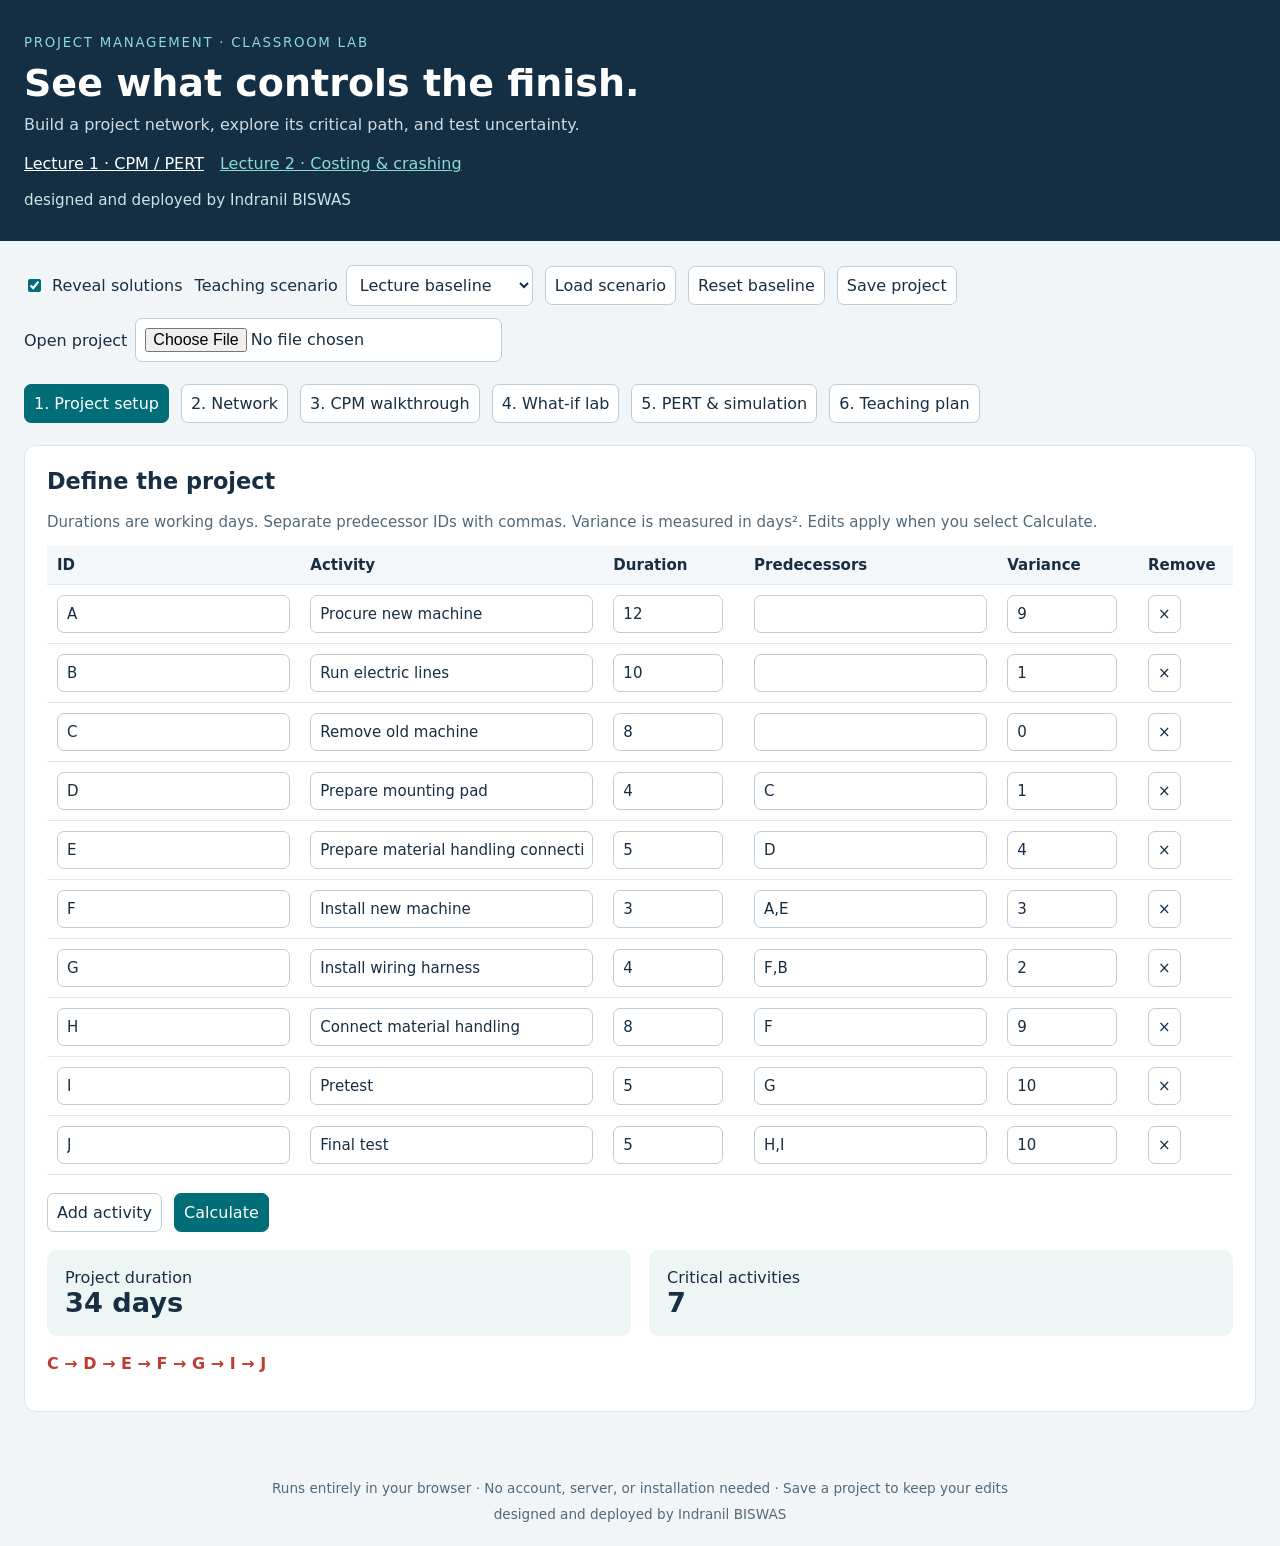
<file: docs/index.html>
<!doctype html>
<html lang="en"><head><meta charset="utf-8"><meta name="viewport" content="width=device-width,initial-scale=1"><title>CPM / PERT Classroom Lab</title>
<style>
:root{font-family:system-ui,sans-serif;color:#172e43;background:#f1f5f8;--accent:#006d77;--critical:#be3d32}*{box-sizing:border-box}body{margin:0}header{background:#142e43;color:white;padding:32px max(24px,calc((100vw - 1250px)/2))}header small{color:#8adbd5;letter-spacing:.13em}h1{font-size:clamp(25px,4vw,38px);margin:10px 0}header p{color:#ccdbe6;margin:0}main{max-width:1300px;margin:auto;padding:24px}nav,.controls{display:flex;gap:12px;flex-wrap:wrap;align-items:center}nav{margin:22px 0}button,select,input{font:inherit;border:1px solid #bdccd7;border-radius:7px;padding:9px;background:white;color:inherit}button{cursor:pointer}button:hover{background:#e1efee}button.primary,nav button[aria-pressed=true]{background:var(--accent);color:white;border-color:var(--accent)}button:disabled{opacity:.5;cursor:wait}label{display:inline-flex;align-items:center;gap:8px}input[type=number]{width:110px}input[type=checkbox]{accent-color:var(--accent)}.card{background:white;border:1px solid #dce5ec;border-radius:12px;padding:22px;margin-bottom:20px}.muted{color:#52697a;font-size:.94rem}.scroll{overflow:auto}table{border-collapse:collapse;width:100%;font-size:.94rem}th,td{padding:10px;border-bottom:1px solid #e2e9ee;text-align:left;white-space:nowrap}th{background:#f4f7f9}td input{width:100%;min-width:80px}td input.name{min-width:260px}.metrics{display:flex;gap:18px;flex-wrap:wrap;margin:18px 0}.metric{background:#edf6f5;padding:18px;border-radius:10px;flex:1;min-width:150px}.metric strong{display:block;font-size:1.7rem}.critical{color:var(--critical);font-weight:650}.notice{padding:14px;background:#edf6f5;border-radius:8px;margin:12px 0}.error{background:#ffebe8;color:#992619}h2{font-size:1.4rem;margin-top:0}h3{font-size:1.1rem}svg{max-width:none}details{border-bottom:1px solid #dce5ec;padding:12px 0}summary{cursor:pointer}footer{padding:24px;text-align:center;color:#52697a;font-size:.85rem}[hidden]{display:none!important}.bar{height:14px;background:var(--accent);border-radius:3px}.hist{display:flex;height:180px;gap:3px;align-items:end;border-bottom:1px solid #aaa}.hist div{background:#007b83;flex:1;min-height:1px}.two{display:grid;grid-template-columns:1fr 1fr;gap:20px}@media(max-width:750px){.two{grid-template-columns:1fr}main{padding:12px}.card{padding:15px}}:focus-visible{outline:3px solid #dd9900;outline-offset:2px}
</style></head><body>
<header><small>PROJECT MANAGEMENT · CLASSROOM LAB</small><h1>See what controls the finish.</h1><p>Build a project network, explore its critical path, and test uncertainty.</p><div class="module-nav" style="display:flex;gap:16px;flex-wrap:wrap;margin-top:20px"><a href="index.html" aria-current="page" style="color:white">Lecture 1 · CPM / PERT</a><a href="lecture2.html" style="color:#8adbd5">Lecture 2 · Costing &amp; crashing</a></div><p class="site-credit" style="margin-top:18px;color:#c5e9e7;font-size:0.95rem">designed and deployed by Indranil BISWAS</p></header>
<main><div class="controls"><label><input type="checkbox" id="reveal" checked> Reveal solutions</label><label>Teaching scenario <select id="scenario"><option value="">Lecture baseline</option><option value="E,7">Delay E: 5 → 7</option><option value="H,10">Extend H: 8 → 10</option><option value="A,18">Extend A: 12 → 18</option><option value="E,3">Shorten E: 5 → 3</option></select></label><button id="load">Load scenario</button><button id="reset">Reset baseline</button><button id="export">Save project</button><label>Open project <input type="file" id="import" accept=".json,application/json"></label></div>
<nav aria-label="Lab sections"><button data-tab="setup" aria-pressed="true">1. Project setup</button><button data-tab="network" aria-pressed="false">2. Network</button><button data-tab="cpm" aria-pressed="false">3. CPM walkthrough</button><button data-tab="whatif" aria-pressed="false">4. What-if lab</button><button data-tab="pert" aria-pressed="false">5. PERT & simulation</button><button data-tab="teach" aria-pressed="false">6. Teaching plan</button></nav>
<div id="error" role="alert" class="notice error" hidden></div>
<section id="setup" class="card"><h2>Define the project</h2><p class="muted">Durations are working days. Separate predecessor IDs with commas. Variance is measured in days². Edits apply when you select Calculate.</p><div class="scroll"><table><thead><tr><th>ID</th><th>Activity</th><th>Duration</th><th>Predecessors</th><th>Variance</th><th>Remove</th></tr></thead><tbody id="editor"></tbody></table></div><div class="controls" style="margin-top:18px"><button id="add">Add activity</button><button id="calculate" class="primary">Calculate</button></div><div id="summary"></div></section>
<section id="network" class="card" hidden><h2>Activity-on-Node network</h2><p class="muted">Arrows show finish-to-start dependencies. When solutions are revealed, red nodes and arrows identify the critical network.</p><div id="networkPlot" class="scroll"></div></section>
<section id="cpm" class="card" hidden><h2>Forward pass → backward pass → slack</h2><div id="cpmOutput"></div></section>
<section id="whatif" class="card" hidden><h2>Change one duration</h2><p class="muted">Compare with the last calculated project. The trial does not change your project table.</p><div class="controls"><label>Activity <select id="trialId"></select></label><label>Duration <input id="trialDuration" type="number" min="0" step="0.5"></label><button id="trialRun" class="primary">Compare</button></div><div id="trialOutput"></div></section>
<section id="pert" class="card" hidden><h2>Fixed-path PERT and Monte Carlo</h2><p class="muted">The approximation assumes independent activity durations and one fixed critical path. Simulation allows the controlling path to change.</p><div class="controls"><label>Target day <input id="target" type="number" value="43" min="0" step="1"></label><label>Iterations <select id="iterations"><option>500</option><option>1000</option><option selected>3000</option><option>10000</option></select></label><label>Seed <input id="seed" type="number" value="42" min="0" max="4294967295" step="1"></label><button id="simulate" class="primary">Run Monte Carlo</button></div><div id="pertOutput"></div><p class="muted">Simulation draws independent Normal durations with the entered means and variances, then floors each draw at 0.1 day. This is a teaching assumption; flooring changes the distribution's moments.</p><div id="simOutput" aria-live="polite"></div></section>
<section id="teach" class="card" hidden><h2>A 60-minute classroom sequence</h2><ol><li><b>Predict · 0–10 min.</b> Turn off Reveal solutions. Draw the network and predict its critical path.</li><li><b>Build the logic · 10–20 min.</b> Discuss parallel activities and why merge points wait for every predecessor.</li><li><b>Reveal · 20–35 min.</b> Calculate early and late dates, then interpret slack.</li><li><b>Challenge · 35–50 min.</b> Try E = 7, H = 10, A = 18, and E = 3. Predict each result first.</li><li><b>Explore risk · 50–60 min.</b> Compare fixed-path PERT with simulated completion and criticality frequencies.</li></ol><h3>Discussion questions</h3><p>Why is A not critical when F requires it? How much delay can H absorb? When does shortening one activity stop helping? Why might the mean simulated completion exceed the fixed-path mean?</p><div id="answerKey"></div></section>
</main><footer>Runs entirely in your browser · No account, server, or installation needed · Save a project to keep your edits<br><span style="display:inline-block;margin-top:10px">designed and deployed by Indranil BISWAS</span></footer>
<script>
'use strict';
const BASE=[['A','Procure new machine',12,'',9],['B','Run electric lines',10,'',1],['C','Remove old machine',8,'',0],['D','Prepare mounting pad',4,'C',1],['E','Prepare material handling connections',5,'D',4],['F','Install new machine',3,'A,E',3],['G','Install wiring harness',4,'F,B',2],['H','Connect material handling',8,'F',9],['I','Pretest',5,'G',10],['J','Final test',5,'H,I',10]];
const baseline=()=>BASE.map(([id,name,d,p,v])=>({id,name,d,p,v}));
const esc=s=>String(s).replace(/[&<>"']/g,c=>({'&':'&amp;','<':'&lt;','>':'&gt;','"':'&quot;',"'":'&#39;'}[c]));
const fmt=n=>Number(n.toFixed(2)).toString();
function cpm(input){
 if(!Array.isArray(input)||!input.length||input.length>100)throw Error('Enter between 1 and 100 activities.');
 const rows=input.map(t=>{if(!t||typeof t!=='object')throw Error('Invalid activity.');return {...t,id:String(t.id??'').trim().toUpperCase(),name:String(t.name??''),d:t.d===''?NaN:Number(t.d),v:t.v===''?0:Number(t.v),pred:[...new Set(String(t.p??'').split(',').map(s=>s.trim().toUpperCase()).filter(Boolean))],succ:[]};});
 const map=new Map();for(const t of rows){if(!/^[A-Z0-9_-]+$/.test(t.id))throw Error('IDs must contain letters, numbers, underscores or hyphens.');if(map.has(t.id))throw Error('Duplicate ID: '+t.id);if(!Number.isFinite(t.d)||t.d<0||!Number.isFinite(t.v)||t.v<0)throw Error('Duration and variance must be finite, nonnegative numbers: '+t.id);map.set(t.id,t);}
 for(const t of rows)for(const p of t.pred){if(!map.has(p))throw Error('Unknown predecessor '+p+' for '+t.id);map.get(p).succ.push(t.id);}
 const degree=new Map(rows.map(t=>[t.id,t.pred.length])),queue=rows.filter(t=>!t.pred.length).map(t=>t.id),order=[];
 while(queue.length){const id=queue.shift(),t=map.get(id);order.push(t);for(const s of t.succ){degree.set(s,degree.get(s)-1);if(!degree.get(s))queue.push(s);}}
 if(order.length!==rows.length)throw Error('Dependencies contain a cycle. Remove the loop and calculate again.');
 for(const t of order){t.es=Math.max(0,...t.pred.map(p=>map.get(p).ef));t.ef=t.es+t.d;t.level=Math.max(0,...t.pred.map(p=>map.get(p).level+1));}
 const duration=Math.max(...rows.map(t=>t.ef));
 for(const t of [...order].reverse()){t.lf=t.succ.length?Math.min(...t.succ.map(s=>map.get(s).ls)):duration;t.ls=t.lf-t.d;t.slack=t.ls-t.es;t.critical=Math.abs(t.slack)<1e-8;}
 const paths=[];let truncated=false;
 function walk(t,path){if(paths.length>=100){truncated=true;return;}const next=t.succ.map(s=>map.get(s)).filter(s=>s.critical&&Math.abs(t.ef-s.es)<1e-8);if(!next.length&&Math.abs(t.ef-duration)<1e-8)paths.push([...path,t.id]);else for(const s of next)walk(s,[...path,t.id]);}
 for(const t of order)if(t.critical&&!t.pred.length)walk(t,[]);
 return {rows,map,order,duration,paths,truncated};
}
function rng32(seed){return ()=>{let t=seed+=0x6D2B79F5;t=Math.imul(t^t>>>15,t|1);t^=t+Math.imul(t^t>>>7,t|61);return ((t^t>>>14)>>>0)/4294967296;};}
function normal(random){return Math.sqrt(-2*Math.log(Math.max(random(),1e-12)))*Math.cos(2*Math.PI*random());}
function cdf(z){if(z===0)return .5;const x=Math.abs(z)/Math.sqrt(2),t=1/(1+.3275911*x);const erf=1-(((((1.061405429*t-1.453152027)*t)+1.421413741)*t-.284496736)*t+.254829592)*t*Math.exp(-x*x);return .5*(1+Math.sign(z)*erf);}
function sampleMetrics(r,random){const es=new Map(),ef=new Map(),ls=new Map(),d=new Map();for(const t of r.order){d.set(t.id,Math.max(.1,t.d+Math.sqrt(t.v)*normal(random)));es.set(t.id,Math.max(0,...t.pred.map(p=>ef.get(p))));ef.set(t.id,es.get(t.id)+d.get(t.id));}const finish=Math.max(...ef.values());for(const t of [...r.order].reverse())ls.set(t.id,(t.succ.length?Math.min(...t.succ.map(s=>ls.get(s))):finish)-d.get(t.id));return {finish,critical:r.rows.filter(t=>Math.abs(ls.get(t.id)-es.get(t.id))<1e-8).map(t=>t.id)};}
const $=id=>document.getElementById(id);let tasks=baseline(),result=cpm(tasks),revision=0,busy=false;
const shown=()=>$('reveal').checked;
function error(e){$('error').textContent=e.message||String(e);$('error').hidden=false;}
function clearError(){$('error').hidden=true;}
function editor(){ $('editor').innerHTML=tasks.map((t,i)=>`<tr>${['id','name','d','p','v'].map(k=>`<td><input aria-label="${esc(k)} for row ${i+1}" data-key="${k}" class="${k==='name'?'name':''}" type="${['d','v'].includes(k)?'number':'text'}" ${['d','v'].includes(k)?'min="0" step="any"':''} value="${esc(t[k])}"></td>`).join('')}<td><button data-remove="${i}" aria-label="Remove ${esc(t.id)}">×</button></td></tr>`).join('');}
function readEditor(){return [...$('editor').rows].map(row=>Object.fromEntries([...row.querySelectorAll('input')].map(i=>[i.dataset.key,i.value])));}
function pathText(r){return r.paths.map(p=>p.join(' → ')).join(' | ')+(r.truncated?' (first 100 paths shown)':'');}
function metrics(r){return `<div class="metrics"><div class="metric">Project duration<strong>${fmt(r.duration)} days</strong></div><div class="metric">Critical activities<strong>${r.rows.filter(t=>t.critical).length}</strong></div></div><p class="critical">${esc(pathText(r))}</p>`;}
function network(r,reveal){const levels=new Map();r.order.forEach(t=>{if(!levels.has(t.level))levels.set(t.level,[]);levels.get(t.level).push(t);});const max=Math.max(...[...levels.values()].map(a=>a.length)),w=(levels.size-1)*165+140,h=max*95+50,pos=new Map();for(const [level,items]of levels)items.forEach((t,i)=>pos.set(t.id,[70+level*165,50+i*95+(max-items.length)*47.5]));let s=`<svg role="img" aria-label="Activity network" width="${w}" height="${h}" viewBox="0 0 ${w} ${h}"><defs><marker id="arrow" viewBox="0 0 10 10" refX="9" refY="5" markerWidth="6" markerHeight="6" orient="auto-start-reverse"><path d="M0 0 L10 5 L0 10 Z" fill="#647b8b"/></marker></defs>`;for(const t of r.rows)for(const p of t.pred){const [x,y]=pos.get(p),[u,v]=pos.get(t.id);const c=reveal&&t.critical&&r.map.get(p).critical&&Math.abs(r.map.get(p).ef-t.es)<1e-8;s+=`<line x1="${x+38}" y1="${y}" x2="${u-40}" y2="${v}" stroke="${c?'#be3d32':'#8295a3'}" stroke-width="${c?3:1.5}" marker-end="url(#arrow)"/>`;}
 for(const t of r.rows){const [x,y]=pos.get(t.id),c=reveal&&t.critical;s+=`<g><title>${esc(t.name)}${reveal?` · ES ${fmt(t.es)} / EF ${fmt(t.ef)} · Slack ${fmt(t.slack)}`:''}</title><rect x="${x-38}" y="${y-26}" width="76" height="52" rx="10" fill="${c?'#fff0ed':'#edf6f5'}" stroke="${c?'#be3d32':'#006d77'}" stroke-width="2"/><text x="${x}" y="${y-3}" text-anchor="middle" font-size="15" fill="#172e43">${esc(t.id)}</text><text x="${x}" y="${y+16}" text-anchor="middle" font-size="12" fill="#52697a">${fmt(t.d)} days</text></g>`;}return s+'</svg>';}
function table(r){return `<div class="scroll"><table><thead><tr>${['ID','Activity','Duration','ES','EF','LS','LF','Slack'].map(s=>'<th>'+s+'</th>').join('')}</tr></thead><tbody>${r.rows.map(t=>`<tr class="${t.critical?'critical':''}"><td>${esc(t.id)}</td><td>${esc(t.name)}</td>${['d','es','ef','ls','lf','slack'].map(k=>'<td>'+fmt(t[k])+'</td>').join('')}</tr>`).join('')}</tbody></table></div>`;}
function gantt(r){return `<h3>Earliest-start schedule</h3><div class="scroll"><table><tr><th>Activity</th><th style="min-width:400px">Day 0 → ${fmt(r.duration)}</th><th>Start → finish</th></tr>${r.rows.map(t=>`<tr><td>${esc(t.id)}</td><td><div class="bar" style="margin-left:${100*t.es/(r.duration||1)}%;width:${100*t.d/(r.duration||1)}%;background:${t.critical?'#be3d32':'#006d77'}"></div></td><td>${fmt(t.es)} → ${fmt(t.ef)}</td></tr>`).join('')}</table></div>`;}
function walkthrough(r){const forward=r.order.map(t=>`<details><summary>${esc(t.id)} · ${esc(t.name)}</summary><p>ES = ${t.pred.length?'max('+t.pred.map(p=>`EF(${esc(p)})=${fmt(r.map.get(p).ef)}`).join(', ')+')':'0'} = ${fmt(t.es)}. EF = ${fmt(t.es)} + ${fmt(t.d)} = ${fmt(t.ef)}.</p></details>`).join('');const back=[...r.order].reverse().map(t=>`<details><summary>${esc(t.id)} · ${esc(t.name)}</summary><p>LF = ${t.succ.length?'min('+t.succ.map(s=>`LS(${esc(s)})=${fmt(r.map.get(s).ls)}`).join(', ')+')':'project duration'} = ${fmt(t.lf)}. LS = ${fmt(t.lf)} − ${fmt(t.d)} = ${fmt(t.ls)}.</p></details>`).join('');return table(r)+`<div class="two"><div><h3>Forward pass</h3>${forward}</div><div><h3>Backward pass</h3>${back}</div></div><p>Total slack = LS − ES = LF − EF. Zero-slack activities control completion.</p>`+gantt(r);}
function pert(){if(!shown()){$('pertOutput').innerHTML='<p class="notice">Reveal solutions to see the PERT calculations.</p>';return;}const path=result.paths[0],variance=path.reduce((a,id)=>a+result.map.get(id).v,0),sigma=Math.sqrt(variance),target=Number($('target').value);if(!Number.isFinite(target)||target<0)return;const prob=sigma?cdf((target-result.duration)/sigma):Number(target>=result.duration);$('pertOutput').innerHTML=`<div class="metrics"><div class="metric">Fixed-path mean<strong>${fmt(result.duration)} days</strong></div><div class="metric">Variance<strong>${fmt(variance)} days²</strong></div><div class="metric">Standard deviation<strong>${fmt(sigma)} days</strong></div></div><p>Path used: ${esc(path.join(' → '))}${result.paths.length>1?' · Multiple critical paths exist; this approximation uses the first.':''}</p><p>P(finish by day ${fmt(target)}) ≈ <b>${(100*prob).toFixed(2)}%</b> · 95% completion time ≈ <b>${fmt(result.duration+1.644853627*sigma)} days</b></p>`;}
function render(){revision++;$('simOutput').innerHTML='';$('trialOutput').innerHTML='';$('summary').innerHTML=shown()?metrics(result):'<p class="notice">Prediction mode: calculate the completion time and critical path before revealing.</p>';$('networkPlot').innerHTML=network(result,shown());$('cpmOutput').innerHTML=shown()?walkthrough(result):'<p class="notice">Solutions are hidden. Use the project table and network to calculate manually.</p>';$('trialId').innerHTML=result.rows.map(t=>`<option value="${esc(t.id)}">${esc(t.id)} · ${esc(t.name)}</option>`).join('');$('trialDuration').value=result.rows[0].d;$('answerKey').innerHTML=shown()?'<div class="notice">Lecture baseline: 34 days · C → D → E → F → G → I → J<br>Slack: A = 5, B = 10, H = 1 day.</div>':'';$('simulate').disabled=!shown()||busy;pert();}
function calculate(){try{const input=readEditor(),next=cpm(input);tasks=next.rows.map(({id,name,d,p,v})=>({id,name,d,p,v}));result=next;clearError();render();return true;}catch(e){error(e);return false;}}
$('calculate').onclick=calculate;
$('editor').onclick=e=>{const b=e.target.closest('[data-remove]');if(b){tasks=readEditor();tasks.splice(Number(b.dataset.remove),1);editor();}};
$('add').onclick=()=>{tasks=readEditor();if(tasks.length>=100){error(Error('Maximum 100 activities.'));return;}tasks.push({id:'',name:'',d:1,p:'',v:0});editor();};
function load(){tasks=baseline();const [id,d]=$('scenario').value.split(',');if(id)tasks.find(t=>t.id===id).d=Number(d);editor();calculate();}
$('load').onclick=load;$('reset').onclick=()=>{$('scenario').value='';load();};$('reveal').onchange=()=>render();
for(const b of document.querySelectorAll('nav button'))b.onclick=()=>{if(!calculate())return;document.querySelectorAll('main section').forEach(s=>s.hidden=s.id!==b.dataset.tab);document.querySelectorAll('nav button').forEach(n=>n.setAttribute('aria-pressed',String(n===b)));};
$('trialId').onchange=()=>{$('trialDuration').value=result.map.get($('trialId').value).d;};
$('trialRun').onclick=()=>{try{const trial=tasks.map(t=>({...t,d:t.id===$('trialId').value?$('trialDuration').value:t.d})),r=cpm(trial);$('trialOutput').innerHTML=shown()?metrics(r)+`<p>Change from current project: <b>${fmt(r.duration-result.duration)} days</b></p><div class="scroll">${network(r,true)}</div>`:'<p class="notice">Reveal solutions to view the comparison.</p>';clearError();}catch(e){error(e);}};
$('target').oninput=()=>{revision++;$('simOutput').innerHTML='';pert();};
$('simulate').onclick=async()=>{if(busy||!shown())return;const target=Number($('target').value),seed=Number($('seed').value),n=Number($('iterations').value);if(!Number.isFinite(target)||target<0||!Number.isInteger(seed)||seed<0||seed>4294967295){error(Error('Enter a nonnegative target and an integer seed from 0 to 4294967295.'));return;}clearError();busy=true;$('simulate').disabled=true;const version=revision,r=result,random=rng32(seed),values=[],counts=new Map(r.rows.map(t=>[t.id,0]));try{for(let i=0;i<n;i++){const sample=sampleMetrics(r,random);values.push(sample.finish);sample.critical.forEach(id=>counts.set(id,counts.get(id)+1));if(i%200===0){$('simOutput').textContent=`Simulating ${i} / ${n}…`;await new Promise(resolve=>setTimeout(resolve,0));if(version!==revision){$('simOutput').innerHTML='';return;}}}values.sort((a,b)=>a-b);const mean=values.reduce((a,b)=>a+b,0)/n,p=values.filter(v=>v<=target).length/n,q=values[Math.ceil(.95*n)-1],lo=values[0],hi=values[n-1],bins=Array(25).fill(0);values.forEach(v=>bins[Math.min(24,Math.floor((v-lo)/(hi-lo||1)*25))]++);const top=Math.max(...bins);$('simOutput').innerHTML=`<div class="metrics"><div class="metric">Simulated mean<strong>${fmt(mean)} days</strong></div><div class="metric">Finish by target<strong>${(100*p).toFixed(1)}%</strong></div><div class="metric">95th percentile<strong>${fmt(q)} days</strong></div></div><h3>Completion-time distribution</h3><div class="hist" role="img" aria-label="Histogram of simulated project durations">${bins.map((v,i)=>`<div style="height:${100*v/top}%" title="${fmt(lo+(hi-lo)*i/25)}–${fmt(lo+(hi-lo)*(i+1)/25)} days: ${v} trials"></div>`).join('')}</div><p class="muted">${fmt(lo)} → ${fmt(hi)} days · ${n} trials · seed ${seed}</p><h3>Activity criticality frequency</h3><table>${r.rows.map(t=>`<tr><th>${esc(t.id)}</th><td style="width:70%"><div class="bar" style="width:${100*counts.get(t.id)/n}%"></div></td><td>${(100*counts.get(t.id)/n).toFixed(1)}%</td></tr>`).join('')}</table>`;}catch(e){error(e);}finally{busy=false;$('simulate').disabled=!shown();}};
$('export').onclick=()=>{try{const data=readEditor();cpm(data);const url=URL.createObjectURL(new Blob([JSON.stringify(data,null,2)],{type:'application/json'})),a=document.createElement('a');a.href=url;a.download='cpm-project.json';a.click();setTimeout(()=>URL.revokeObjectURL(url),1000);}catch(e){error(e);}};
$('import').onchange=async e=>{try{const file=e.target.files[0];if(!file)return;if(file.size>1000000)throw Error('Project file must be smaller than 1 MB.');const data=JSON.parse(await file.text());cpm(data);tasks=data;editor();calculate();}catch(e){error(e);}finally{e.target.value='';}};
editor();render();
</script></body></html>
</file>
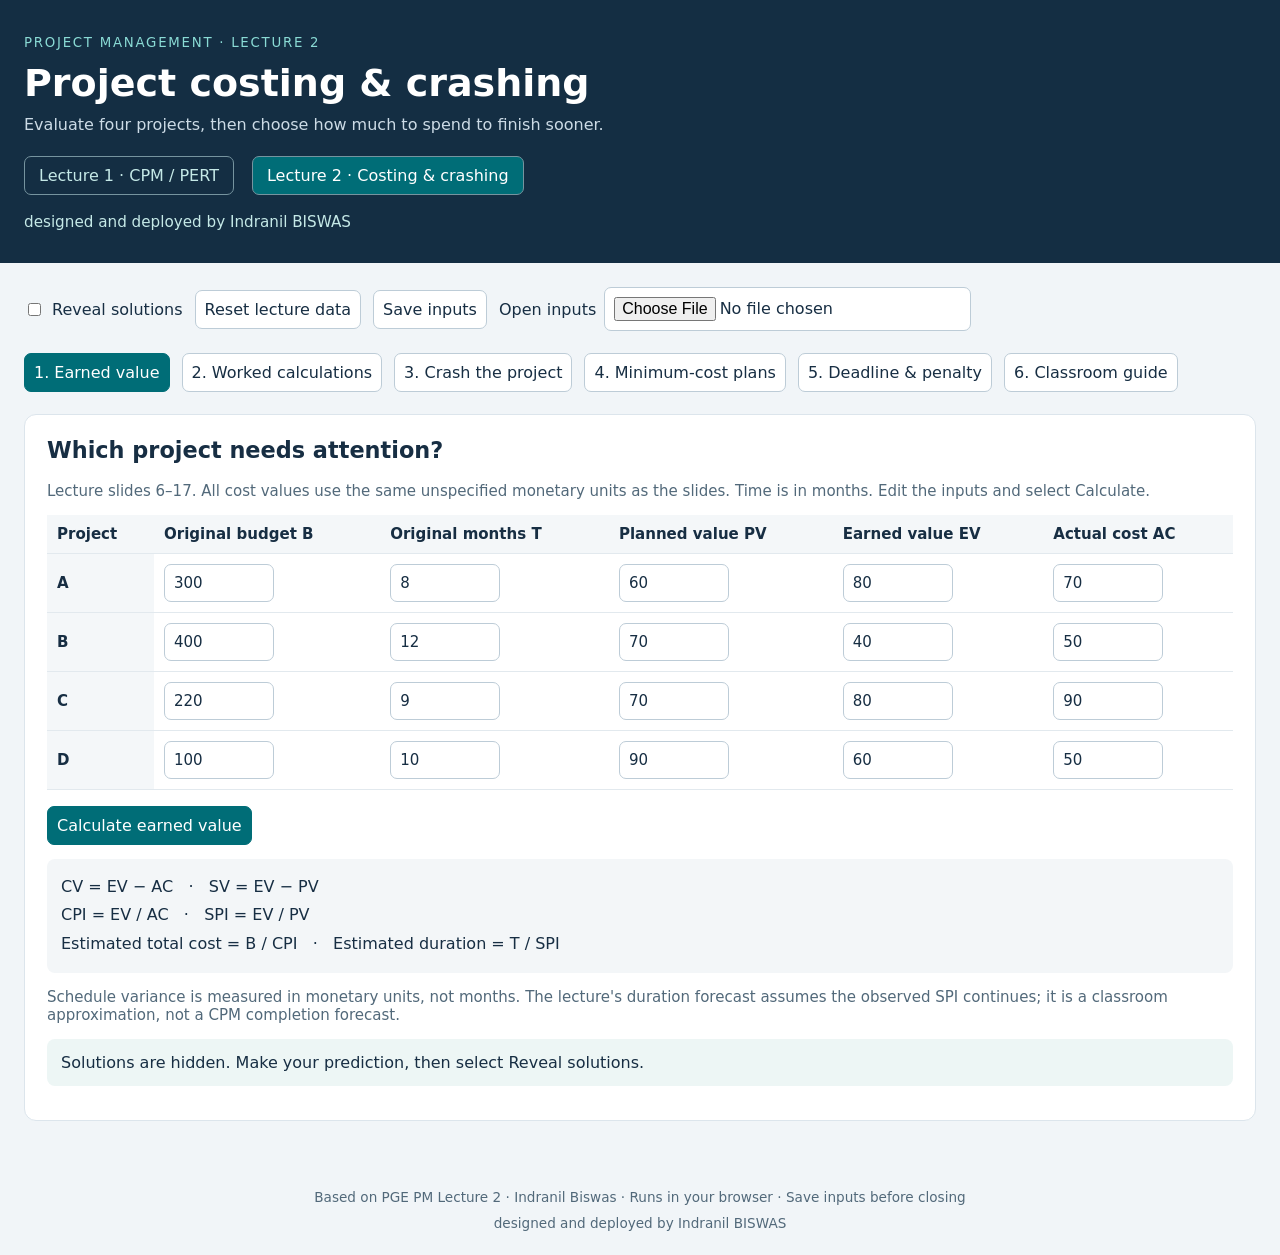
<file: docs/lecture2.html>
<!doctype html><html lang="en"><head><meta charset="utf-8"><meta name="viewport" content="width=device-width,initial-scale=1"><title>Lecture 2 · Project Costing & Crashing</title><link rel="stylesheet" href="lecture2.css"></head><body>
<header><small>PROJECT MANAGEMENT · LECTURE 2</small><h1>Project costing &amp; crashing</h1><p>Evaluate four projects, then choose how much to spend to finish sooner.</p><div class="module-nav"><a href="index.html">Lecture 1 · CPM / PERT</a><a href="lecture2.html" aria-current="page">Lecture 2 · Costing &amp; crashing</a></div><p class="site-credit" style="margin-top:18px;color:#c5e9e7;font-size:0.95rem">designed and deployed by Indranil BISWAS</p></header>
<main><div class="controls"><label><input type="checkbox" id="reveal"> Reveal solutions</label><button id="reset">Reset lecture data</button><button id="save">Save inputs</button><label>Open inputs <input type="file" id="open" accept=".json,application/json"></label></div>
<nav aria-label="Lecture 2 sections"><button data-tab="evm" aria-pressed="true">1. Earned value</button><button data-tab="walk" aria-pressed="false">2. Worked calculations</button><button data-tab="crash" aria-pressed="false">3. Crash the project</button><button data-tab="opt" aria-pressed="false">4. Minimum-cost plans</button><button data-tab="penalty" aria-pressed="false">5. Deadline &amp; penalty</button><button data-tab="teach" aria-pressed="false">6. Classroom guide</button></nav>
<div id="error" class="notice error" role="alert" hidden></div>
<section id="evm" class="card"><h2>Which project needs attention?</h2><p class="muted">Lecture slides 6–17. All cost values use the same unspecified monetary units as the slides. Time is in months. Edit the inputs and select Calculate.</p><div class="scroll"><table><thead><tr><th>Project</th><th>Original budget B</th><th>Original months T</th><th>Planned value PV</th><th>Earned value EV</th><th>Actual cost AC</th></tr></thead><tbody id="projectInputs"></tbody></table></div><div class="controls" style="margin-top:16px"><button class="primary" id="calcEvm">Calculate earned value</button></div><div class="formula">CV = EV − AC &nbsp; · &nbsp; SV = EV − PV<br>CPI = EV / AC &nbsp; · &nbsp; SPI = EV / PV<br>Estimated total cost = B / CPI &nbsp; · &nbsp; Estimated duration = T / SPI</div><p class="muted">Schedule variance is measured in monetary units, not months. The lecture's duration forecast assumes the observed SPI continues; it is a classroom approximation, not a CPM completion forecast.</p><div id="evmResults"></div></section>
<section id="walk" class="card" hidden><h2>Work through one project</h2><label>Project <select id="projectChoice"><option>A</option><option>B</option><option>C</option><option>D</option></select></label><div id="worked"></div><div id="rounding"></div></section>
<section id="crash" class="card" hidden><h2>Build a crash plan</h2><p class="muted">Lecture slides 19–26. This network has four start-to-finish paths: A–D–G, B–G, C–E–G, and A–F. The project finishes when both F and G finish.</p><div class="scroll"><table><thead><tr><th>Task</th><th>Predecessors</th><th>Normal weeks</th><th>Maximum crash weeks</th><th>US$ / crash week</th><th>Your crash weeks</th></tr></thead><tbody id="activityInputs"></tbody></table></div><div class="controls" style="margin-top:16px"><button id="calcCrash" class="primary">Evaluate my plan</button><button id="zeroCrash">Clear crash decisions</button><label>Load slide plan <select id="slideChoice"><option value="9">9 weeks · slide 24</option><option value="8">8 weeks · slide 23</option><option value="7">7 weeks · slide 22</option></select></label><button id="loadSlide">Load lecture plan</button></div><p class="muted">Whole-week crashing with a constant cost per week. Each activity's cost is paid once, even when it lies on several paths. Editing durations or costs creates a what-if exercise.</p><div id="crashResult"></div></section>
<section id="opt" class="card" hidden><h2>What is the cheapest way to finish sooner?</h2><p class="muted">The solver checks every feasible whole-week crash combination for this seven-activity network. It includes the A–F path and accounts for shared activities A and G.</p><button id="optimize" class="primary">Find minimum-cost plans</button><div id="optimalResults"></div><div id="planDetail"></div><div id="slideComparison"></div></section>
<section id="penalty" class="card" hidden><h2>Choose a duration with a deadline penalty</h2><div class="controls"><label>Promised week <input id="deadline" type="number" min="0" step="1" value="8"></label><label>Penalty US$ / late week <input id="penaltyRate" type="number" min="0" step="500" value="10000"></label><label>Compare <select id="comparisonMode"><option value="optimal">All optimized durations</option><option value="slides">Slide plans: 7, 8, 9 weeks</option></select></label><button id="compare" class="primary">Compare total costs</button></div><div class="formula">Incremental total cost = crashing cost + max(0, completion week − deadline) × penalty per week</div><p class="muted">The original project cost is not supplied and is common to all choices. Minimize incremental total cost. Average cost per week saved is descriptive and is not the decision objective.</p><div id="penaltyResult"></div></section>
<section id="teach" class="card" hidden><h2>Run the numerical exercises in class</h2><ol><li><b>Predict.</b> Keep solutions hidden. Ask students to classify Projects A–D and justify their attention priorities.</li><li><b>Calculate.</b> Reveal CV, SV, CPI, SPI and the forecasts. Ask why EV matters more than comparing AC with PV alone.</li><li><b>Map the network.</b> Identify all four paths and calculate the baseline completion time.</li><li><b>Try crashing.</b> Enter a plan, then test the 9-, 8-, and 7-week slide plans. Which shared activity benefits more than one path?</li><li><b>Challenge the plan.</b> Compare the lecture plans with the exact minimum-cost plans. Ask why a locally cheap crash choice can produce a costly overall plan.</li><li><b>Add the penalty.</b> Start with week 8 and $10,000 per late week, then change the penalty. Discuss cost ties and other reasons to prefer on-time completion.</li></ol><h3>Interpretation assumptions</h3><p>Earned-value forecasts hold current performance ratios constant. Crashing assumes deterministic durations, whole-week reductions, linear crash costs and no resource constraints beyond the listed crash limits. The network structure stays fixed when you edit the data.</p><div id="teachingNotes"></div></section>
</main><footer>Based on PGE PM Lecture 2 · Indranil Biswas · Runs in your browser · Save inputs before closing<br><span style="display:inline-block;margin-top:10px">designed and deployed by Indranil BISWAS</span></footer><script src="lecture2-engine.js"></script><script src="lecture2-ui.js"></script></body></html>
</file>
<file: docs/lecture2.css>
:root{font-family:system-ui,sans-serif;color:#172e43;background:#f1f5f8;--accent:#006d77;--critical:#be3d32}*{box-sizing:border-box}body{margin:0}header{background:#142e43;color:white;padding:32px max(24px,calc((100vw - 1250px)/2))}header small{color:#8adbd5;letter-spacing:.13em}h1{font-size:clamp(25px,4vw,38px);margin:10px 0}header p{color:#ccdbe6;margin:0}main{max-width:1300px;margin:auto;padding:24px}nav,.controls{display:flex;gap:12px;flex-wrap:wrap;align-items:center}nav{margin:22px 0}button,select,input{font:inherit;border:1px solid #bdccd7;border-radius:7px;padding:9px;background:white;color:inherit}button{cursor:pointer}button:hover{background:#e1efee}button.primary,nav button[aria-pressed=true]{background:var(--accent);color:white;border-color:var(--accent)}button:disabled{opacity:.5;cursor:wait}label{display:inline-flex;align-items:center;gap:8px}input[type=number]{width:110px}input[type=checkbox]{accent-color:var(--accent)}.card{background:white;border:1px solid #dce5ec;border-radius:12px;padding:22px;margin-bottom:20px}.muted{color:#52697a;font-size:.94rem}.scroll{overflow:auto}table{border-collapse:collapse;width:100%;font-size:.94rem}th,td{padding:10px;border-bottom:1px solid #e2e9ee;text-align:left;white-space:nowrap}th{background:#f4f7f9}td input{width:100%;min-width:80px}td input.name{min-width:260px}.metrics{display:flex;gap:18px;flex-wrap:wrap;margin:18px 0}.metric{background:#edf6f5;padding:18px;border-radius:10px;flex:1;min-width:150px}.metric strong{display:block;font-size:1.7rem}.critical{color:var(--critical);font-weight:650}.notice{padding:14px;background:#edf6f5;border-radius:8px;margin:12px 0}.error{background:#ffebe8;color:#992619}h2{font-size:1.4rem;margin-top:0}h3{font-size:1.1rem}svg{max-width:none}details{border-bottom:1px solid #dce5ec;padding:12px 0}summary{cursor:pointer}footer{padding:24px;text-align:center;color:#52697a;font-size:.85rem}[hidden]{display:none!important}.bar{height:14px;background:var(--accent);border-radius:3px}.hist{display:flex;height:180px;gap:3px;align-items:end;border-bottom:1px solid #aaa}.hist div{background:#007b83;flex:1;min-height:1px}.two{display:grid;grid-template-columns:1fr 1fr;gap:20px}@media(max-width:750px){.two{grid-template-columns:1fr}main{padding:12px}.card{padding:15px}}:focus-visible{outline:3px solid #dd9900;outline-offset:2px}

.module-nav{display:flex;gap:18px;flex-wrap:wrap;margin-top:22px}.module-nav a{color:#c5e9e7;text-decoration:none;padding:9px 14px;border:1px solid #76949f;border-radius:7px}.module-nav a[aria-current=page]{background:#006d77;color:#fff}.formula{background:#f3f6f8;padding:14px;border-radius:8px;line-height:1.8}.selected{background:#e1f3ec}.warn{background:#fff5db;padding:14px;border-radius:8px}td input{min-width:80px;width:110px}.controls{margin-bottom:14px}button.small{padding:4px 9px}.chart svg{max-width:100%;height:auto}.slide-note{border-left:4px solid #d6a22d;padding-left:15px}.numeric{font-variant-numeric:tabular-nums}
</file>
